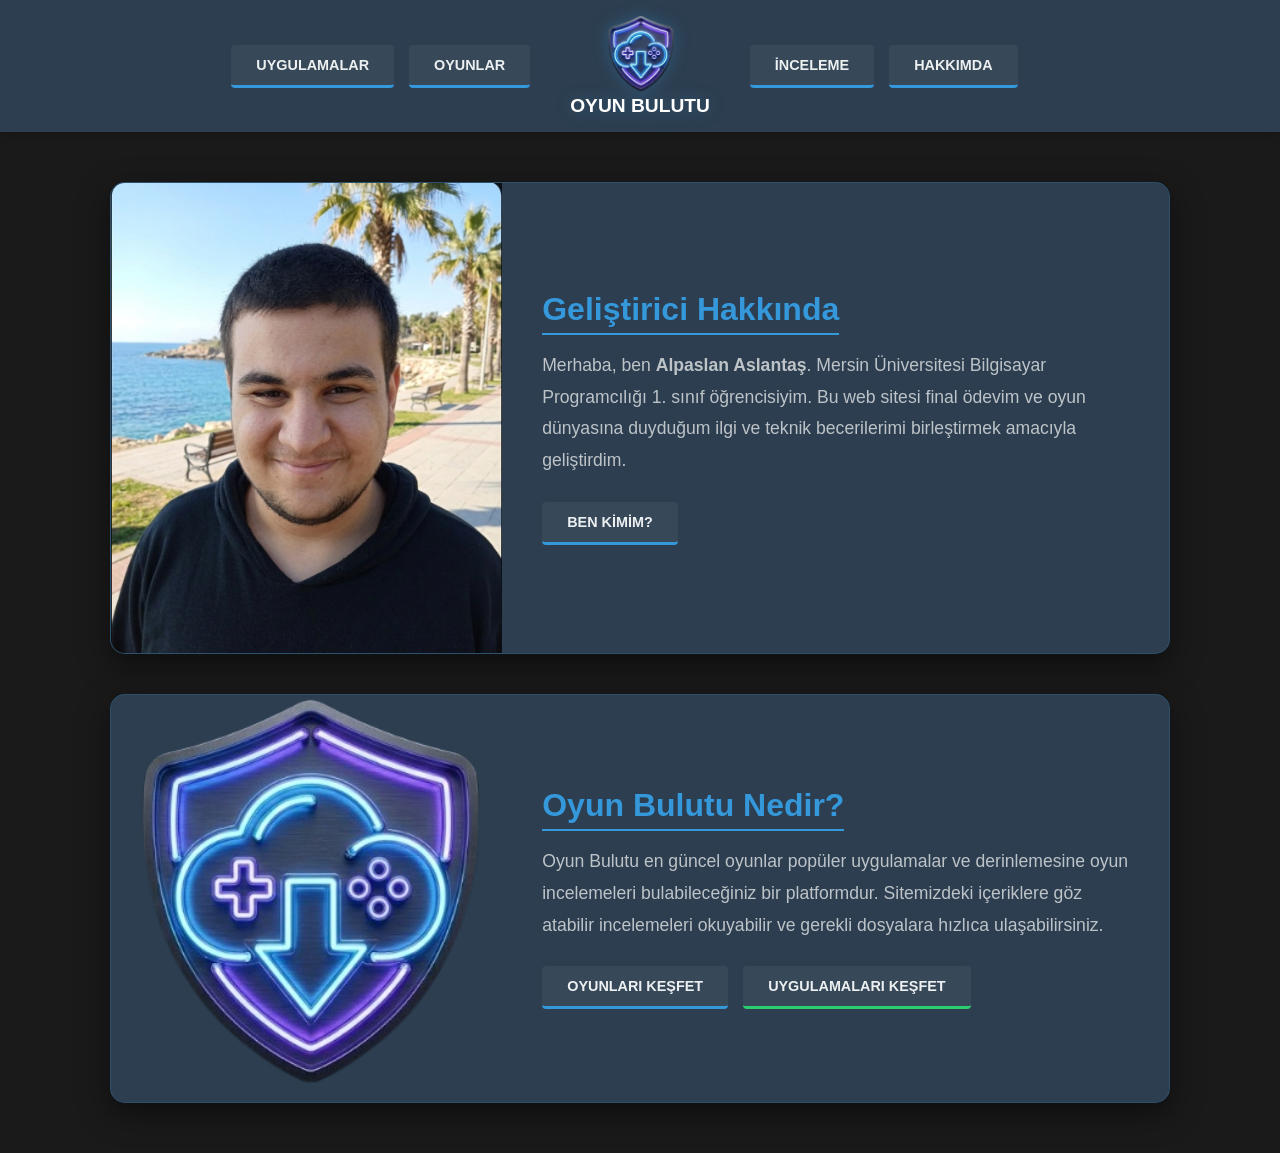
<file: sitem/site/index.html>
<!DOCTYPE html>
<html>
<head>
    <meta charset="UTF-8">
    <meta name="viewport" content="width=device-width, initial-scale=1.0">
    <title>Oyun Bulutu | Tanıtım ve İndirme</title>
    <link rel="stylesheet" href="style.css">
</head>
<body>

<header>
<nav class="ana-nav">
    <ul class="nav-grup">
    <li><a href="../site/uygulamalar.html" class="menu-kutu">Uygulamalar</a></li>
    <li class="dropdown">
    <a href="../site/oyunlar.html" class="menu-kutu">Oyunlar</a>
    <ul class="dropdown-menu">
            <li><a href="../site/oyunlar.html">Popüler Oyunlar</a></li>
            <li><a href="../site/cikicak-oyunlar.html">Çıkacak Oyunlar</a></li>
        </ul>
    </li>
    </ul>
<div class="logo-merkez">
    <a href="../site/index.html" class="logo-link">
        <img src="../Resimler/Logo.png" alt="Oyun Bulutu Logo" class="site-logo">
        <h1 class="site-adi">Oyun Bulutu</h1>
    </a>
</div>
    <ul class="nav-grup">
        <li><a href="../site/inceleme.html" class="menu-kutu">İnceleme</a></li>
        <li><a href="../site/hakkimizda.html" class="menu-kutu">Hakkımda</a></li>
    </ul>
</nav>
</header>

<main class="ana-konteyner">
    <section class="tanitim-kart">
        <div class="kart-sol">
            <img src="../Resimler/Fotografim.png" class="icerik-resim">
        </div>
        <div class="kart-sag">
            <h2>Geliştirici Hakkında</h2>
            <p>
                Merhaba, ben <strong>Alpaslan Aslantaş</strong>. Mersin Üniversitesi Bilgisayar Programcılığı 
                1. sınıf öğrencisiyim. Bu web sitesi final ödevim ve oyun dünyasına duyduğum 
                ilgi ve teknik becerilerimi birleştirmek amacıyla geliştirdim.
            </p>
            <div class="buton-grubu">
                <a href="../site/hakkimda.html" class="menu-kutu">BEN KİMİM?</a>
            </div>
        </div>
    </section>
    <section class="tanitim-kart">
        <div class="kart-sol">
            <img src="../Resimler/Logo.png" class="icerik-resim">
        </div>
        <div class="kart-sag">
            <h2>Oyun Bulutu Nedir?</h2>
            <p>
                Oyun Bulutu en güncel oyunlar popüler uygulamalar ve derinlemesine oyun incelemeleri 
                bulabileceğiniz bir platformdur. Sitemizdeki içeriklere göz atabilir
                incelemeleri okuyabilir ve gerekli dosyalara hızlıca ulaşabilirsiniz.
            </p>
            <div class="buton-grubu">
                <a href="../site/oyunlar.html" class="menu-kutu">Oyunları Keşfet</a>
                <a href="../site/uygulamalar.html" class="menu-kutu uygulama-btn">Uygulamaları Keşfet</a>
            </div>
        </div>
    </section>
</main>
</body>
</html>
</file>
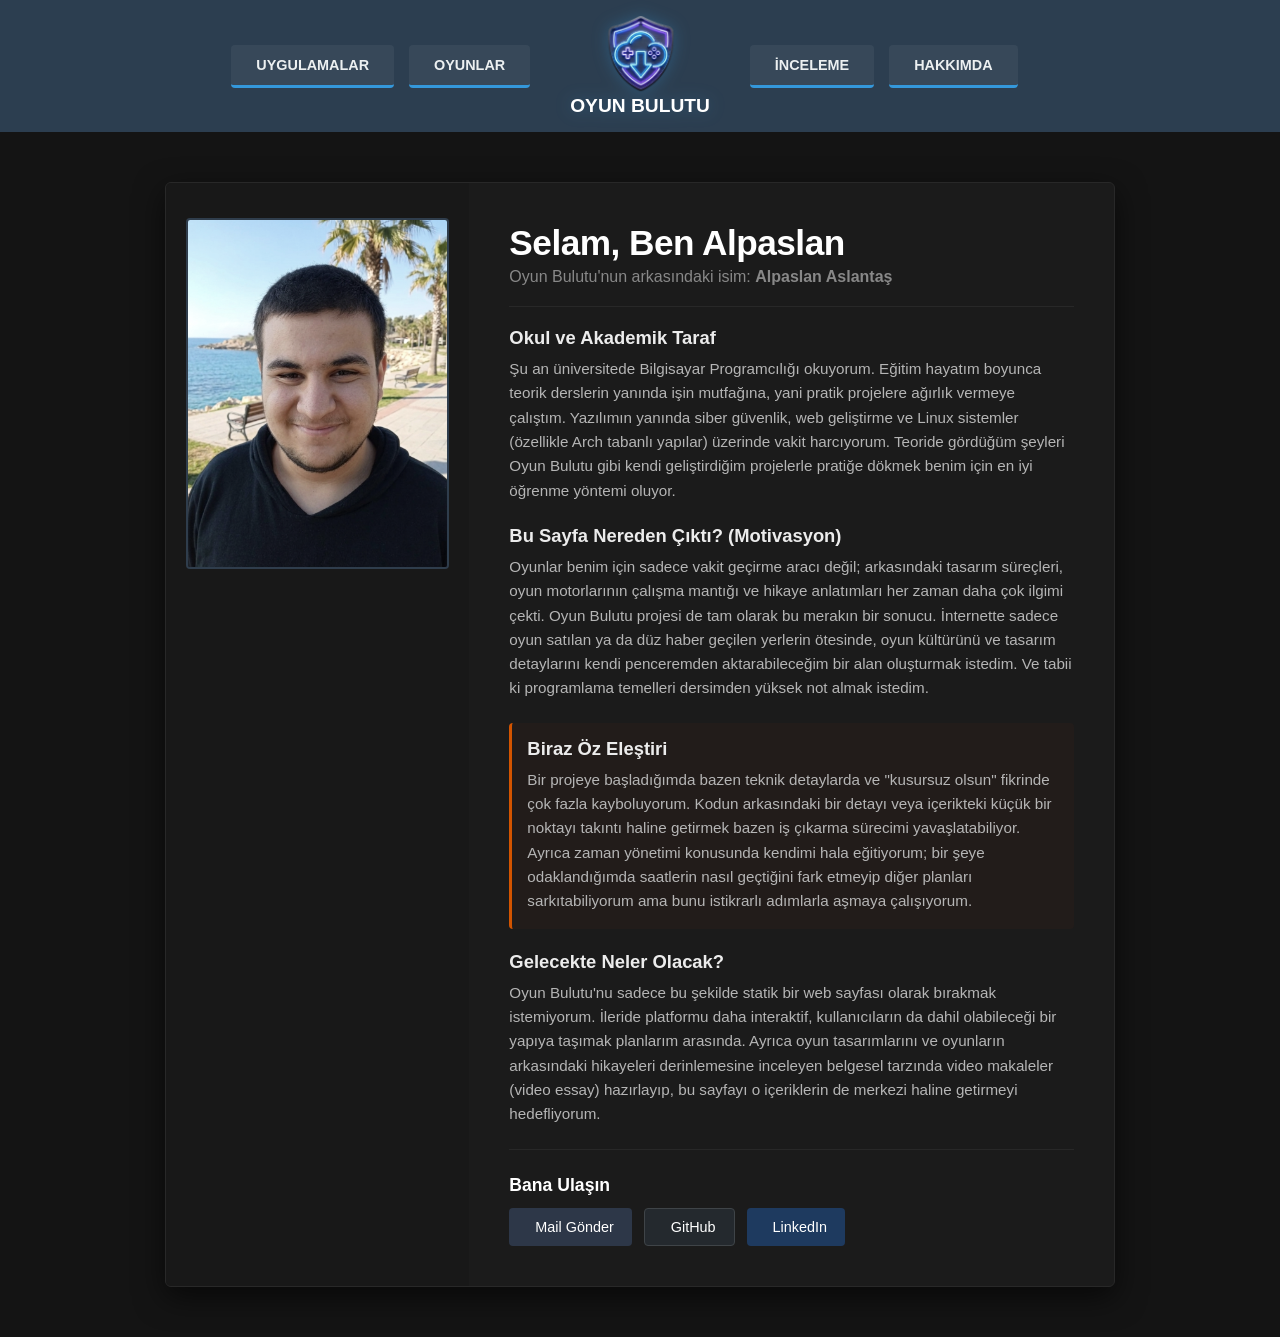
<file: sitem/site/hakkimda.html>
<!DOCTYPE html>
<html>
<head>
    <style>
.ob-hakkimda-wrap {
    display: flex;
    justify-content: center;
    align-items: center;
    padding: 50px 15px;
    background-color: #141414;
    font-family: 'Segoe UI', system-ui, -apple-system, sans-serif;
    color: #d1d1d1;
}
.ob-profile-box {
    display: flex;
    background-color: #1b1b1b;
    max-width: 950px;
    width: 100%;
    border-radius: 6px;
    box-shadow: 0 10px 30px rgba(0, 0, 0, 0.6);
    border: 1px solid #282828;
    overflow: hidden;
}
.ob-avatar-side {
    flex: 0 0 32%;
    background-color: #181818;
    display: flex;
    justify-content: center;
    align-items: flex-start;
    padding: 35px 20px;
}
.ob-my-img {
    width: 100%;
    height: auto;
    aspect-ratio: 3 / 4;
    object-fit: cover;
    border-radius: 4px;
    border: 2px solid #2c3e50;
    filter: grayscale(20%);
    transition: filter 0.3s ease;
}
.ob-my-img:hover {
    filter: grayscale(0%);
}
.ob-text-side {
    flex: 1;
    padding: 40px;
}
.ob-main-title {
    font-size: 2.2rem;
    color: #ffffff;
    margin: 0 0 5px 0;
    font-weight: 700;
    letter-spacing: -0.5px;
}
.ob-subtitle {
    font-size: 1rem;
    color: #888888;
    display: block;
}
.ob-line-divider {
    height: 1px;
    background: #282828;
    margin: 20px 0;
}
.ob-block {
    margin-bottom: 22px;
}
.ob-block-h {
    font-size: 1.15rem;
    color: #ececec;
    margin: 0 0 8px 0;
    font-weight: 600;
}
.ob-block-p {
    font-size: 0.95rem;
    line-height: 1.6;
    color: #b5b5b5;
    margin: 0;
    text-align: left;
}
.ob-self-critique {
    padding: 15px;
    background-color: #221c1a; 
    border-left: 3px solid #d35400;
    border-radius: 4px;
}
.ob-contact-area {
    margin-top: 25px;
}
.ob-contact-title {
    font-size: 1.1rem;
    color: #ffffff;
    margin: 0 0 12px 0;
}
.ob-social-grid {
    display: flex;
    gap: 12px;
    flex-wrap: wrap;
}
.ob-btn {
    display: inline-flex;
    align-items: center;
    gap: 8px;
    padding: 10px 18px;
    border-radius: 4px;
    text-decoration: none;
    color: #ffffff;
    font-weight: 500;
    font-size: 0.9rem;
    transition: background 0.2s;
}
.ob-mail { background-color: #2d3748; }
.ob-mail:hover { background-color: #1a202c; }

.ob-git { background-color: #24292e; border: 1px solid #3f4448; }
.ob-git:hover { background-color: #171a1d; }

.ob-lnk { background-color: #1e3a5f; }
.ob-lnk:hover { background-color: #11223b; }
</style>
    <meta charset="UTF-8">
    <meta name="viewport" content="width=device-width, initial-scale=1.0">
    <title>Oyun Bulutu | Tanıtım ve İndirme</title>
    <link rel="stylesheet" href="style.css">
</head>
<body>
<header>
<nav class="ana-nav">
    <ul class="nav-grup">
    <li><a href="../site/uygulamalar.html" class="menu-kutu">Uygulamalar</a></li>
    <li class="dropdown">
    <a href="../site/oyunlar.html" class="menu-kutu">Oyunlar</a>
    <ul class="dropdown-menu">
            <li><a href="../site/oyunlar.html">Popüler Oyunlar</a></li>
            <li><a href="../site/cikicak-oyunlar.html">Çıkacak Oyunlar</a></li>
        </ul>
    </li>
    </ul>
<div class="logo-merkez">
    <a href="../site/index.html" class="logo-link">
        <img src="../Resimler/Logo.png" alt="Oyun Bulutu Logo" class="site-logo">
        <h1 class="site-adi">Oyun Bulutu</h1>
    </a>
</div>
    <ul class="nav-grup">
        <li><a href="../site/inceleme.html" class="menu-kutu">İnceleme</a></li>
        <li><a href="../site/hakkimizda.html" class="menu-kutu">Hakkımda</a></li>
    </ul>
</nav>
</header>
<section class="ob-hakkimda-wrap">
    <div class="ob-profile-box">
        <div class="ob-avatar-side">
            <img src="../Resimler/Fotografim.png" alt="Alpaslan Aslantaş" class="ob-my-img">
        </div>
        <div class="ob-text-side">
            <h1 class="ob-main-title">Selam, Ben Alpaslan</h1>
            <span class="ob-subtitle">Oyun Bulutu'nun arkasındaki isim: <strong>Alpaslan Aslantaş</strong></span>
            <div class="ob-line-divider"></div>
            <div class="ob-block">
                <h3 class="ob-block-h">Okul ve Akademik Taraf</h3>
                <p class="ob-block-p">
                    Şu an üniversitede Bilgisayar Programcılığı okuyorum. Eğitim hayatım boyunca teorik derslerin yanında işin mutfağına, yani pratik projelere ağırlık vermeye çalıştım. Yazılımın yanında siber güvenlik, web geliştirme ve Linux sistemler (özellikle Arch tabanlı yapılar) üzerinde vakit harcıyorum. Teoride gördüğüm şeyleri Oyun Bulutu gibi kendi geliştirdiğim projelerle pratiğe dökmek benim için en iyi öğrenme yöntemi oluyor.
                </p>
            </div>
            <div class="ob-block">
                <h3 class="ob-block-h">Bu Sayfa Nereden Çıktı? (Motivasyon)</h3>
                <p class="ob-block-p">
                    Oyunlar benim için sadece vakit geçirme aracı değil; arkasındaki tasarım süreçleri, oyun motorlarının çalışma mantığı ve hikaye anlatımları her zaman daha çok ilgimi çekti. Oyun Bulutu projesi de tam olarak bu merakın bir sonucu. İnternette sadece oyun satılan ya da düz haber geçilen yerlerin ötesinde, oyun kültürünü ve tasarım detaylarını kendi penceremden aktarabileceğim bir alan oluşturmak istedim. Ve tabii ki programlama temelleri dersimden yüksek not almak istedim.
                </p>
            </div>
            <div class="ob-block ob-self-critique">
                <h3 class="ob-block-h">Biraz Öz Eleştiri</h3>
                <p class="ob-block-p">
                    Bir projeye başladığımda bazen teknik detaylarda ve "kusursuz olsun" fikrinde çok fazla kayboluyorum. Kodun arkasındaki bir detayı veya içerikteki küçük bir noktayı takıntı haline getirmek bazen iş çıkarma sürecimi yavaşlatabiliyor. Ayrıca zaman yönetimi konusunda kendimi hala eğitiyorum; bir şeye odaklandığımda saatlerin nasıl geçtiğini fark etmeyip diğer planları sarkıtabiliyorum ama bunu istikrarlı adımlarla aşmaya çalışıyorum.
                </p>
            </div>
            <div class="ob-block">
                <h3 class="ob-block-h">Gelecekte Neler Olacak?</h3>
                <p class="ob-block-p">
                    Oyun Bulutu'nu sadece bu şekilde statik bir web sayfası olarak bırakmak istemiyorum. İleride platformu daha interaktif, kullanıcıların da dahil olabileceği bir yapıya taşımak planlarım arasında. Ayrıca oyun tasarımlarını ve oyunların arkasındaki hikayeleri derinlemesine inceleyen belgesel tarzında video makaleler (video essay) hazırlayıp, bu sayfayı o içeriklerin de merkezi haline getirmeyi hedefliyorum.
                </p>
            </div>
            <div class="ob-line-divider"></div>
            <div class="ob-contact-area">
                <h4 class="ob-contact-title">Bana Ulaşın</h4>
                <div class="ob-social-grid">
                    <a href="mailto:alpaslanaslantas@gmail.com" class="ob-btn ob-mail">
                        <i class="fas fa-envelope"></i> Mail Gönder
                    </a>
                    <a href="https://github.com/AlpaslanAslantas" target="_blank" class="ob-btn ob-git">
                        <i class="fab fa-github"></i> GitHub
                    </a>
                    <a href="https://www.linkedin.com/in/alpaslan-aslantaş" target="_blank" class="ob-btn ob-lnk">
                        <i class="fab fa-linkedin"></i> LinkedIn
                    </a>
                </div>
            </div>
        </div>

    </div>
</section>
</file>
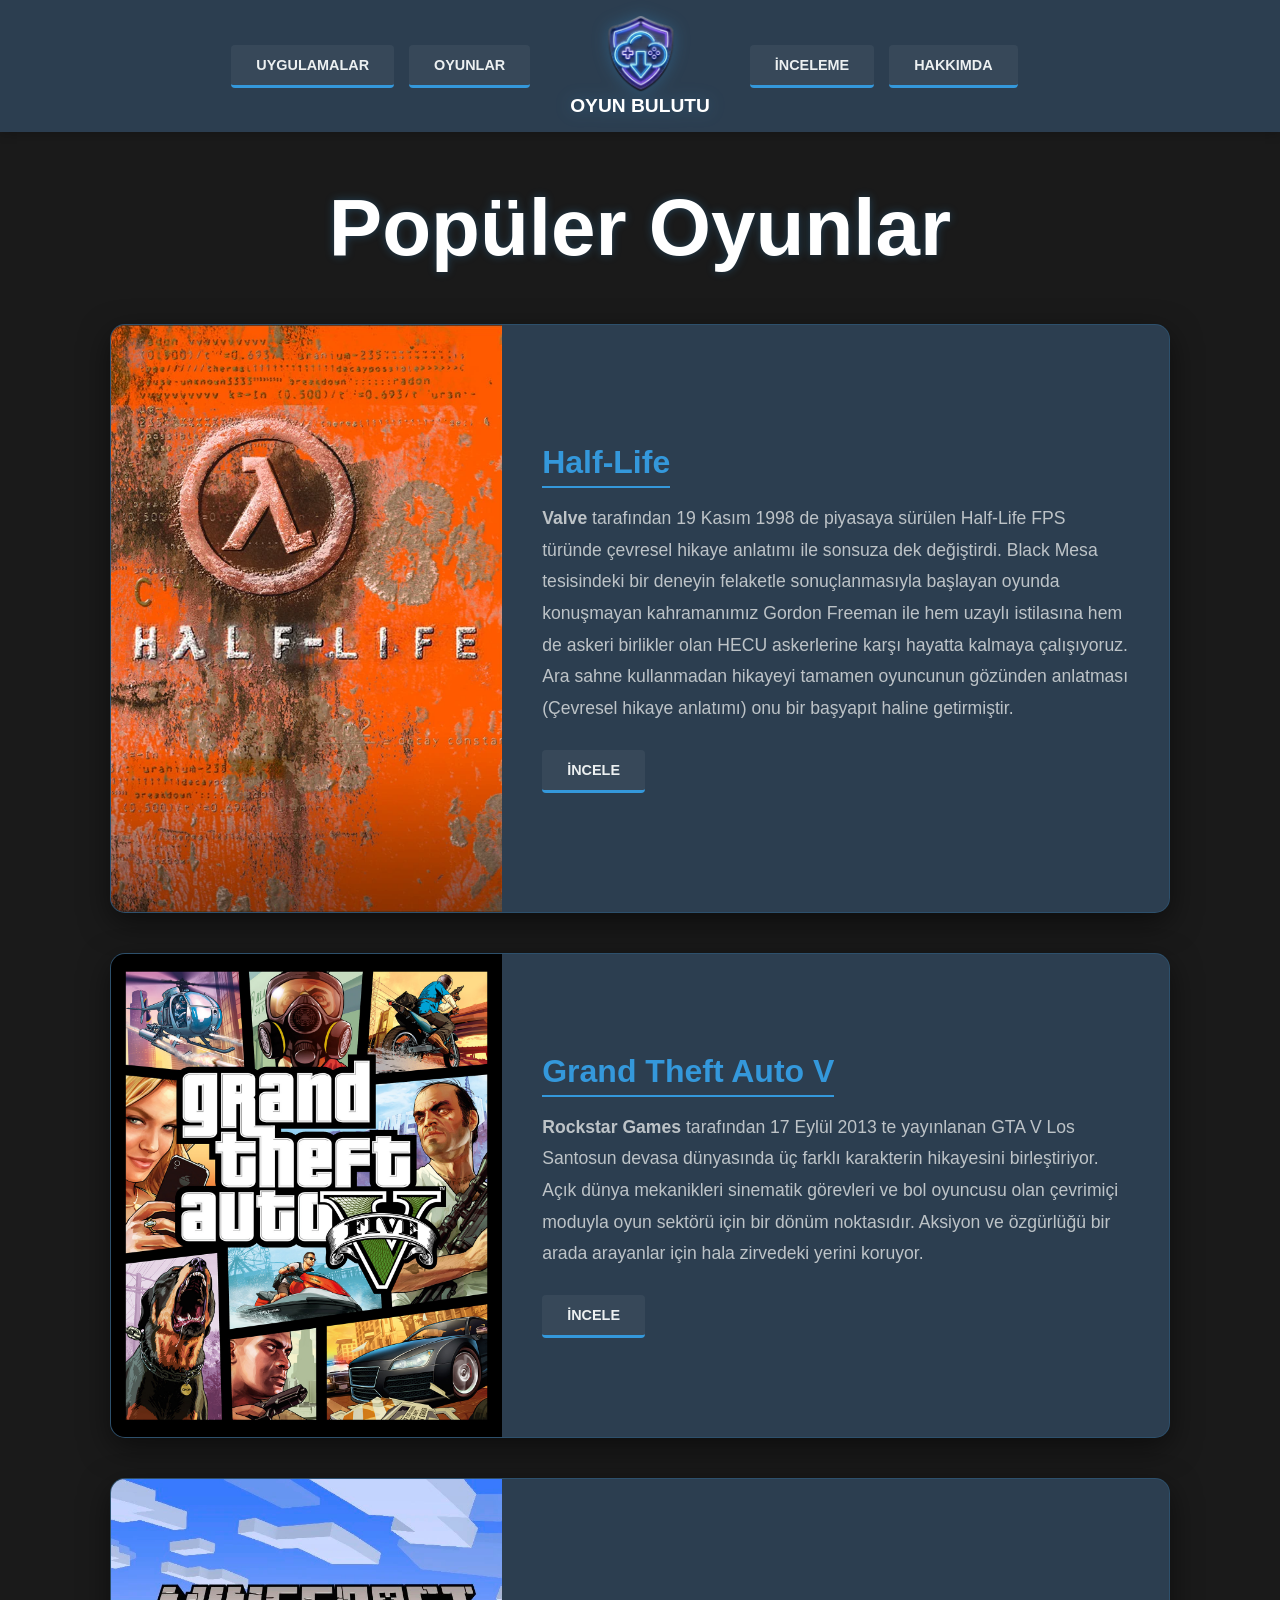
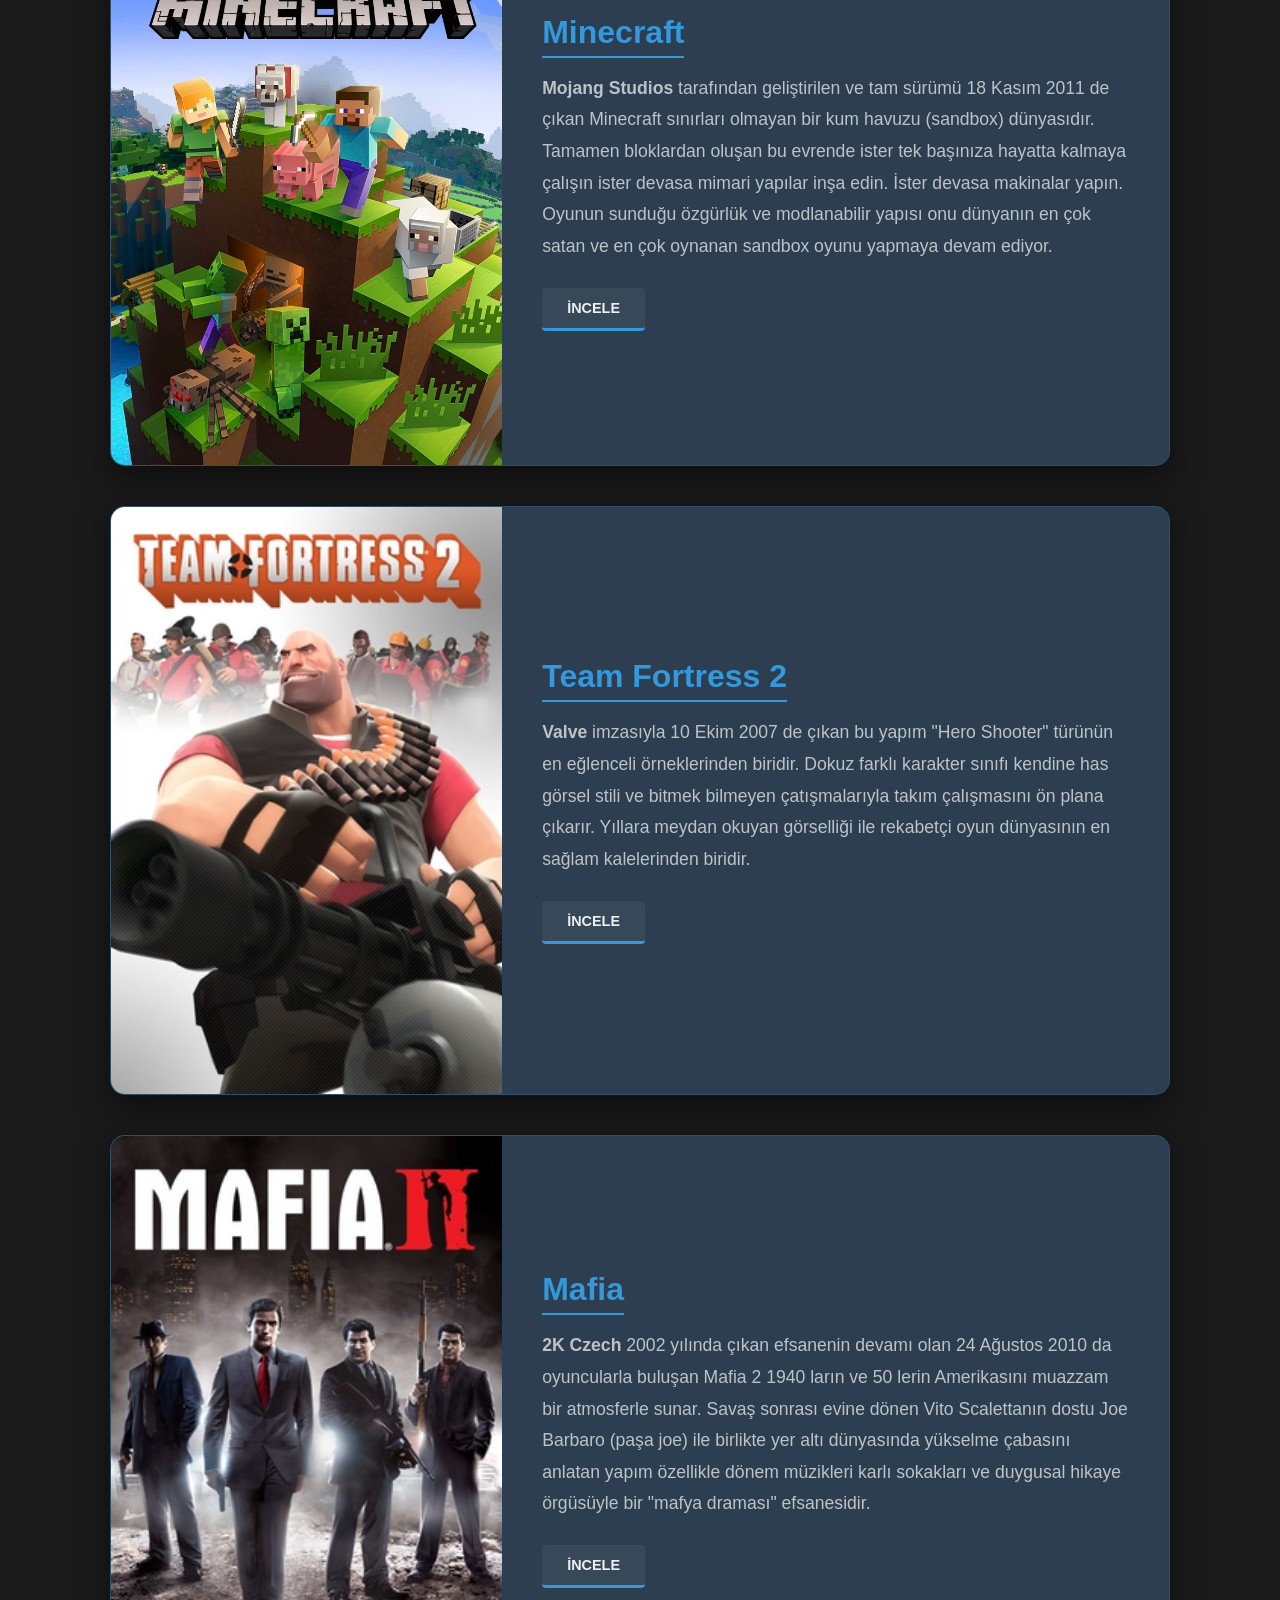
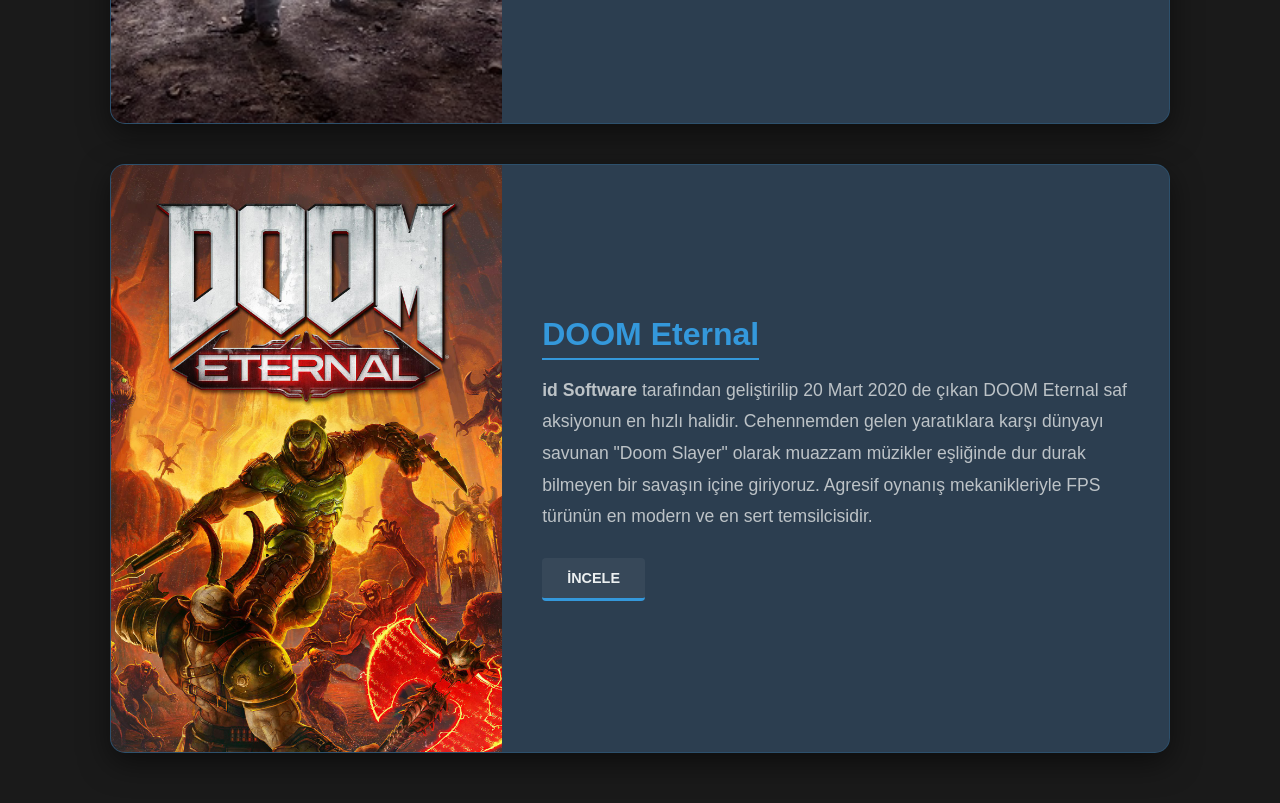
<file: sitem/site/oyunlar.html>
<!DOCTYPE html>
<html>
<head>
    <meta charset="UTF-8">
    <meta name="viewport" content="width=device-width, initial-scale=1.0">
    <title>Oyun Bulutu | Tanıtım ve İndirme</title>
    <link rel="stylesheet" href="style.css">
</head>
<body>

<header>
<nav class="ana-nav">
    <ul class="nav-grup">
    <li><a href="../site/uygulamalar.html" class="menu-kutu">Uygulamalar</a></li>
    <li class="dropdown">
    <a href="../site/oyunlar.html" class="menu-kutu">Oyunlar</a>
    <ul class="dropdown-menu">
            <li><a href="../site/oyunlar.html">Popüler Oyunlar</a></li>
            <li><a href="../site/cikicak-oyunlar.html">Çıkacak Oyunlar</a></li>
        </ul>
    </li>
    </ul>
<div class="logo-merkez">
    <a href="../site/index.html" class="logo-link">
        <img src="../Resimler/Logo.png" alt="Oyun Bulutu Logo" class="site-logo">
        <h1 class="site-adi">Oyun Bulutu</h1>
    </a>
</div>
    <ul class="nav-grup">
        <li><a href="../site/inceleme.html" class="menu-kutu">İnceleme</a></li>
        <li><a href="../site/hakkimizda.html" class="menu-kutu">Hakkımda</a></li>
    </ul>
</nav>
</header>

<main class="ana-konteyner">
    <h2 class="sayfa-basligi">Popüler Oyunlar</h2>
    <section class="tanitim-kart">
        <div class="kart-sol">
            <img src="../Resimler/Half-Life.webp" class="icerik-resim">
        </div>
        <div class="kart-sag">
            <h2>Half-Life</h2>
            <p><strong>Valve</strong> tarafından 19 Kasım 1998 de piyasaya sürülen Half-Life FPS türünde çevresel hikaye anlatımı ile sonsuza dek değiştirdi. Black Mesa tesisindeki bir deneyin felaketle sonuçlanmasıyla başlayan oyunda konuşmayan kahramanımız Gordon Freeman ile hem uzaylı istilasına hem de askeri birlikler olan HECU askerlerine karşı hayatta kalmaya çalışıyoruz. Ara sahne kullanmadan hikayeyi tamamen oyuncunun gözünden anlatması (Çevresel hikaye anlatımı) onu bir başyapıt haline getirmiştir.</p>
            <div class="buton-grubu">
                <a href="../oyunsayfa/Half-life/half-life.html" class="menu-kutu">İncele</a>
            </div>
        </div>
    </section>
    <section class="tanitim-kart">
        <div class="kart-sol">
            <img src="../Resimler/Gta5.jpg" class="icerik-resim">
        </div>
        <div class="kart-sag">
            <h2>Grand Theft Auto V</h2>
            <p><strong>Rockstar Games</strong> tarafından 17 Eylül 2013 te yayınlanan GTA V Los Santosun devasa dünyasında üç farklı karakterin hikayesini birleştiriyor. Açık dünya mekanikleri sinematik görevleri ve bol oyuncusu olan çevrimiçi moduyla oyun sektörü için bir dönüm noktasıdır. Aksiyon ve özgürlüğü bir arada arayanlar için hala zirvedeki yerini koruyor.</p>
            <div class="buton-grubu">
                <a href="../oyunsayfa/Gta-V.html" class="menu-kutu">İncele</a>
            </div>
        </div>
    </section>
        <section class="tanitim-kart">
        <div class="kart-sol">
            <img src="../Resimler/Minecraft.webp" class="icerik-resim">
        </div>
        <div class="kart-sag">
            <h2>Minecraft</h2>
            <p><strong>Mojang Studios</strong> tarafından geliştirilen ve tam sürümü 18 Kasım 2011 de çıkan Minecraft sınırları olmayan bir kum havuzu (sandbox) dünyasıdır. Tamamen bloklardan oluşan bu evrende ister tek başınıza hayatta kalmaya çalışın ister devasa mimari yapılar inşa edin. İster devasa makinalar yapın. Oyunun sunduğu özgürlük ve modlanabilir yapısı onu dünyanın en çok satan ve en çok oynanan sandbox oyunu yapmaya devam ediyor.</p>
            <div class="buton-grubu">
                <a href="../oyunsayfa/minecraft.html" class="menu-kutu">İncele</a>
            </div>
        </div>
    </section>
    <section class="tanitim-kart">
        <div class="kart-sol">
            <img src="../Resimler/Tf2.jpg" class="icerik-resim">
        </div>
        <div class="kart-sag">
            <h2>Team Fortress 2</h2>
            <p><strong>Valve</strong> imzasıyla 10 Ekim 2007 de çıkan bu yapım "Hero Shooter" türünün en eğlenceli örneklerinden biridir. Dokuz farklı karakter sınıfı kendine has görsel stili ve bitmek bilmeyen çatışmalarıyla takım çalışmasını ön plana çıkarır. Yıllara meydan okuyan görselliği ile rekabetçi oyun dünyasının en sağlam kalelerinden biridir.</p>
            <div class="buton-grubu">
                <a href="../oyunsayfa/Tf2.html" class="menu-kutu">İncele</a>
            </div>
        </div>
    </section>
        <section class="tanitim-kart">
        <div class="kart-sol">
            <img src="../Resimler/Mafia2.jpg" class="icerik-resim">
        </div>
        <div class="kart-sag">
            <h2>Mafia</h2>
            <p><strong>2K Czech</strong> 2002 yılında çıkan efsanenin devamı olan 24 Ağustos 2010 da oyuncularla buluşan Mafia 2 1940 ların ve 50 lerin Amerikasını muazzam bir atmosferle sunar. Savaş sonrası evine dönen Vito Scalettanın dostu Joe Barbaro (paşa joe) ile birlikte yer altı dünyasında yükselme çabasını anlatan yapım özellikle dönem müzikleri karlı sokakları ve duygusal hikaye örgüsüyle bir "mafya draması" efsanesidir.</p>
            <div class="buton-grubu">
                <a href="../oyunsayfa/Mafia2.html" class="menu-kutu">İncele</a>
            </div>
        </div>
    </section>
        </section>
        <section class="tanitim-kart">
        <div class="kart-sol">
            <img src="../Resimler/Doometernal.jpeg" class="icerik-resim">
        </div>
        <div class="kart-sag">
            <h2>DOOM Eternal</h2>
            <p><strong>id Software</strong> tarafından geliştirilip 20 Mart 2020 de çıkan DOOM Eternal saf aksiyonun en hızlı halidir. Cehennemden gelen yaratıklara karşı dünyayı savunan "Doom Slayer" olarak muazzam müzikler eşliğinde dur durak bilmeyen bir savaşın içine giriyoruz. Agresif oynanış mekanikleriyle FPS türünün en modern ve en sert temsilcisidir.</p>
            <div class="buton-grubu">
                <a href="../oyunsayfa/Doometernal.html" class="menu-kutu">İncele</a>
            </div>
        </div>
    </section>
</main>
</body>
</html>
</file>
<file: sitem/site/style.css>
* {
    margin: 0;
    padding: 0;
    box-sizing: border-box;
    font-family: 'Segoe UI', sans-serif;
}
body {
    background-color: #1a1a1a;
}
header {
    background-color: #2c3e50;
    padding: 15px 5%;
    box-shadow: 0 2px 10px rgba(0,0,0,0.2);
}
.ana-nav {
    display: flex;
    justify-content: center;
    align-items: center;
    gap: 40px; 
}
.nav-grup {
    list-style: none;
    display: flex;
    gap: 15px;
    flex: 1;
}
.nav-grup:first-child { justify-content: flex-end; }
.nav-grup:last-child { justify-content: flex-start; }
.logo-link {
    text-decoration: none;
    display: flex;
    flex-direction: column;
    align-items: center;
    color: white;
    filter: drop-shadow(0 0 8px rgba(52, 152, 219, 0.3));
    transition: 0.3s;
}
.logo-link:hover { opacity: 0.8; }
.site-logo {
    height: 80px;
    width: auto;
}
.site-adi {
    font-size: 1.2rem;
    font-weight: bold;
    text-transform: uppercase;
}
.menu-kutu {
    color: #ecf0f1;
    text-decoration: none;
    font-weight: 600;
    font-size: 0.9rem;
    padding: 12px 25px;
    border-radius: 4px;
    background: rgba(255, 255, 255, 0.05);
    border-bottom: 3px solid #3498db;
    transition: all 0.4s cubic-bezier(0.175, 0.885, 0.32, 1.275);
    display: inline-block;
    text-transform: uppercase;
}
.menu-kutu:hover {
    background-color: #3498db;
    color: #ffffff;
    transform: scale(1.05);
    box-shadow: 0 0 20px rgba(52, 152, 219, 0.5);
    border-bottom: 3px solid #fff;
}
.sayfa-basligi {
    color: #ffffff;
    font-size: 5rem;
    text-align: center;
    margin-bottom: 50px;
    text-shadow: 0 0 10px rgba(52, 152, 219, 0.3);
}
.ana-konteyner {
    max-width: 1100px;
    margin: 50px auto;
    padding: 0 20px;
}
.tanitim-kart {
    display: flex;
    background: #2c3e50;
    border-radius: 15px;
    margin-bottom: 40px;
    overflow: hidden;
    box-shadow: 0 10px 30px rgba(0,0,0,0.5);
    border: 1px solid rgba(52, 152, 219, 0.2);
    transition: 0.3s;
}
.tanitim-kart:hover {
    transform: translateY(-5px);
    border-color: #3498db;
}

.kart-sol {
    flex: 1;
    min-height: 300px;
}
.icerik-resim {
    width: 100%;
    height: 100%;
    object-fit: cover;
    display: block;
}
.kart-sag {
    flex: 1.5;
    padding: 40px;
    color: white;
    display: flex;
    flex-direction: column;
    justify-content: center;
    gap: 15px;
}
.kart-sag h2 {
    color: #3498db;
    font-size: 2rem;
    border-bottom: 2px solid #3498db;
    display: inline-block;
    padding-bottom: 5px;
    width: fit-content;
}
.kart-sag p {
    line-height: 1.8;
    color: #bdc3c7;
    font-size: 1.1rem;
}
.buton-grubu {
    display: flex;
    gap: 15px;
    flex-wrap: wrap;
    margin-top: 10px;
}
.uygulama-btn {
    border-bottom: 3px solid #2ecc71;
}
.uygulama-btn:hover {
    background-color: #2ecc71;
    box-shadow: 0 0 20px rgba(46, 204, 113, 0.5);
}
.dropdown {
    position: relative;
}
.dropdown-menu {
    display: none;
    position: absolute;
    top: 100%;
    left: 0;
    background-color: #2c3e50;
    min-width: 180px;
    box-shadow: 0 8px 16px rgba(0,0,0,0.5);
    border-radius: 0 0 8px 8px;
    list-style: none;
    padding: 10px 0;
    z-index: 1000;
    border-top: 2px solid #3498db;
}
.dropdown-menu li a {
    color: white;
    padding: 10px 20px;
    text-decoration: none;
    display: block;
    font-size: 0.9rem;
    transition: 0.3s;
}
.dropdown-menu li a:hover {
    background-color: #3498db;
    padding-left: 25px;
}
.dropdown:hover .dropdown-menu {
    display: block;
    animation: asagiKay 0.3s ease;
}
</file>
